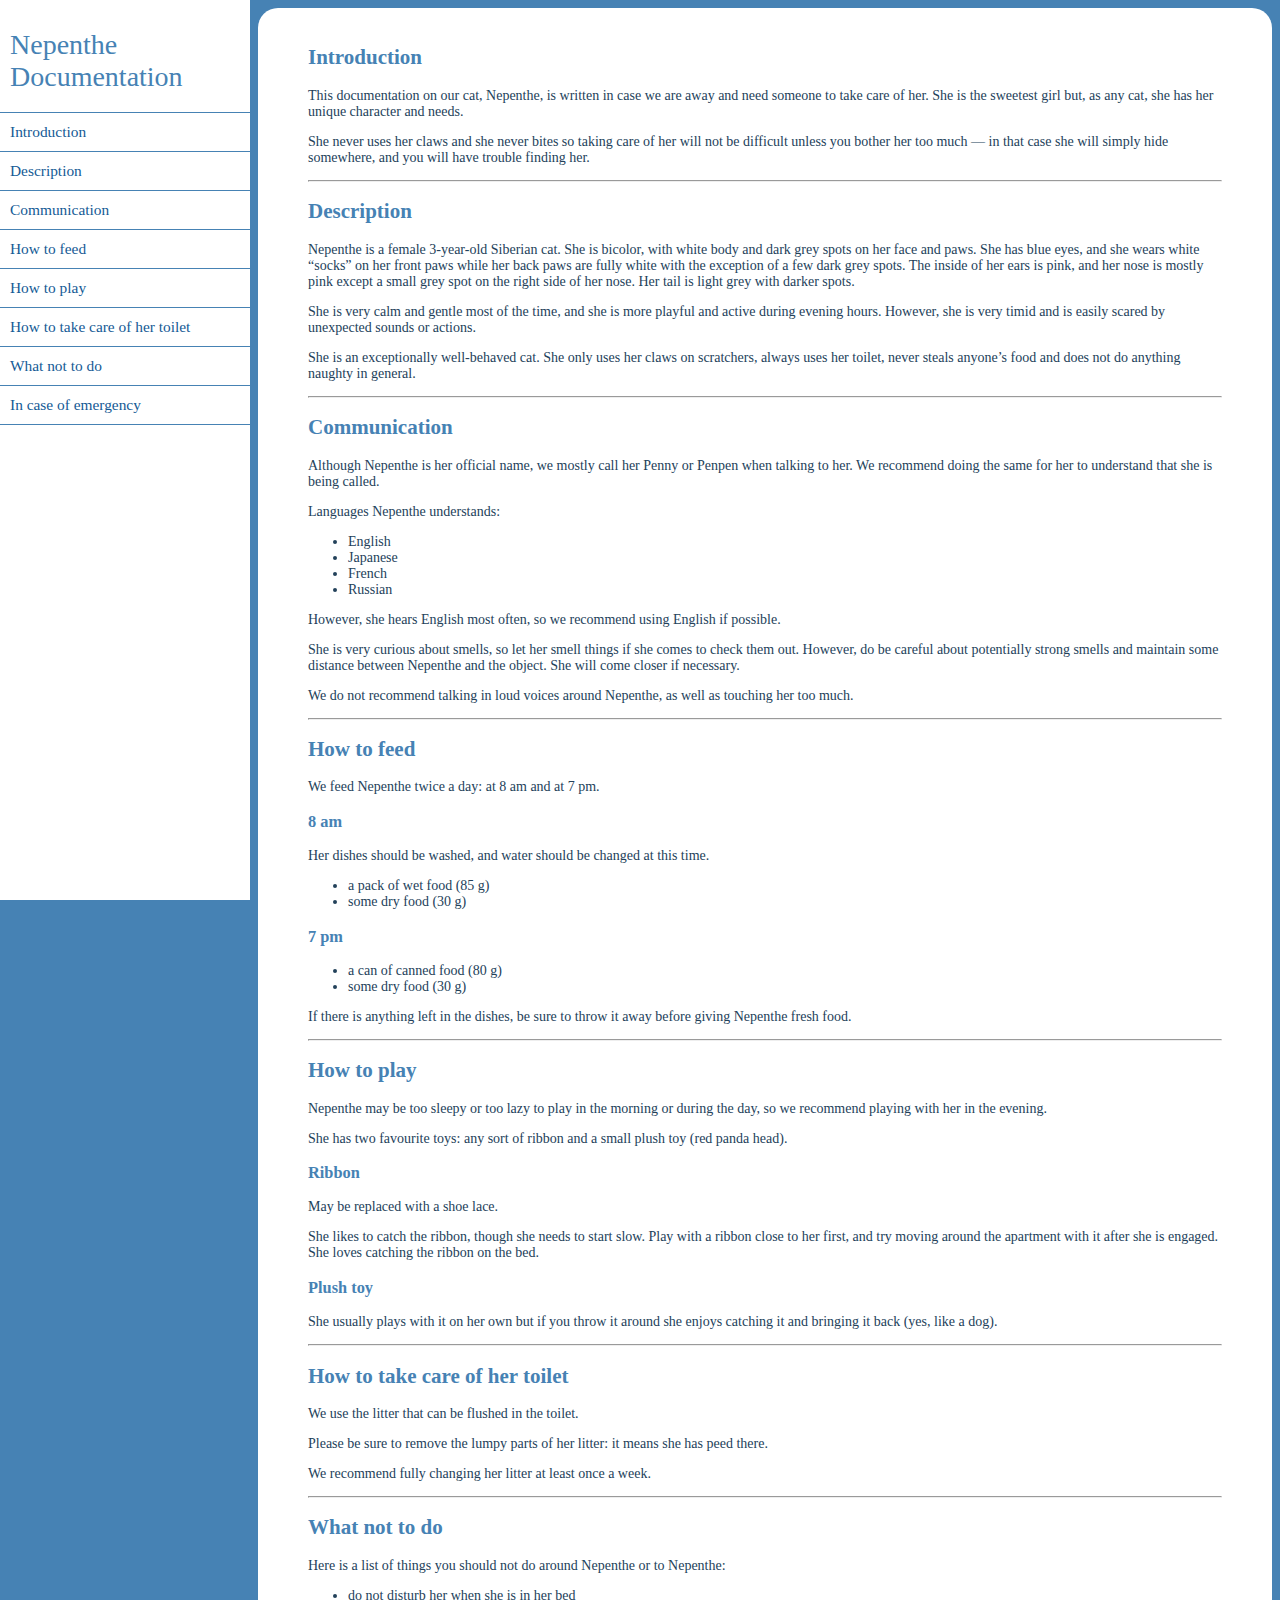
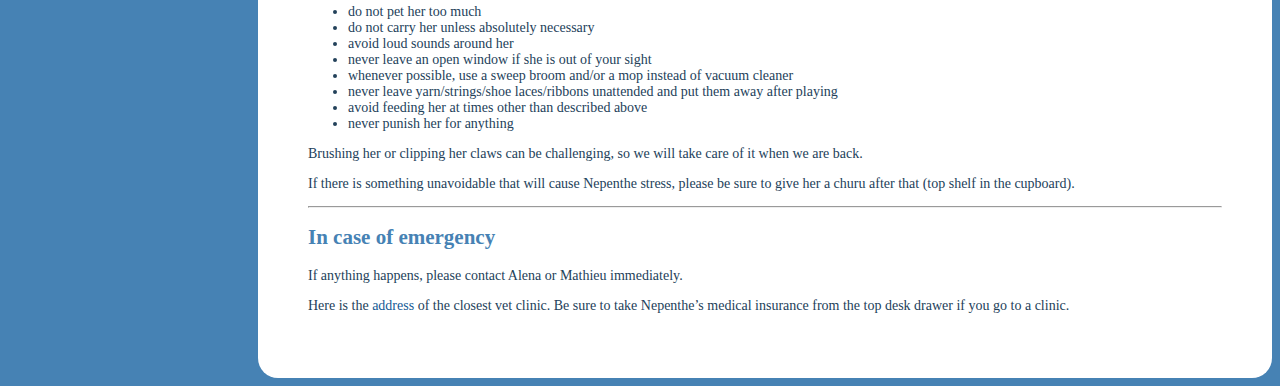
<file: nepenthe-documentation/index.html>
<!DOCTYPE html>
<html lang="en">
<head>
  <meta charset="utf-8">
  <meta name="viewport" content="width=device-width, initial-scale=1.0">
  <link rel="stylesheet" href="styles.css">
  <title>Nepenthe Documentation</title>
</head>
<body>
<nav class="menu" id="navbar">
  <header class="nepenthe-documentation"><h1>Nepenthe Documentation<h1></header>
  <ul class="no-dots menu">
    <li class="menu-link"><a  href="#Introduction" class="nav-link">Introduction</a></li>
    <li class="menu-link"><a href="#Description" class="nav-link">Description</a></li>
    <li class="menu-link"><a href="#Communication" class="nav-link">Communication</a></li>
    <li class="menu-link"><a  href="#How_to_feed" class="nav-link">How to feed</a></li>
    <li class="menu-link"><a  href="#How_to_play" class="nav-link">How to play</a></li>
    <li class="menu-link"><a href="#How_to_take_care_of_her_toilet" class="nav-link">How to take care of her toilet</a></li>
    <li class="menu-link"><a href="#What_not_to_do" class="nav-link">What not to do</a></li>
    <li class="menu-link"><a  href="#In_case_of_emergency" class="nav-link">In case of emergency</a></li>
  </ul>
</nav>
<main class="main-doc" id="main-doc">
<section class="main-section" id="Introduction">
  <header><h2>Introduction</h2></header>
  <p>This documentation on our cat, Nepenthe, is written in case we are away and need someone to take care of her. She is the sweetest girl but, as any cat, she has her unique character and needs.</p>
  <p>She never uses her claws and she never bites so taking care of her will not be difficult unless you bother her too much — in that case she will simply hide somewhere, and you will have trouble finding her.</p>
</section>
<hr>
<section class="main-section" id="Description">
  <header><h2>Description</h2></header>
  <p>Nepenthe is a female 3-year-old Siberian cat. She is bicolor, with white body and dark grey spots on her face and paws. She has blue eyes, and she wears white “socks” on her front paws while her back paws are fully white with the exception of a few dark grey spots. The inside of her ears is pink, and her nose is mostly pink except a small grey spot on the right side of her nose. Her tail is light grey with darker spots.</p>
  <p>She is very calm and gentle most of the time, and she is more playful and active during evening hours. However, she is very timid and is easily scared by unexpected sounds or actions.</p>
  <p>She is an exceptionally well-behaved cat. She only uses her claws on scratchers, always uses her toilet, never steals anyone’s food and does not do anything naughty in general.</p>
</section>
<hr>
<section class="main-section" id="Communication">
  <header><h2>Communication</h2></header>
  <p>Although Nepenthe is her official name, we mostly call her <code>Penny</code> or <code>Penpen</code> when talking to her. We recommend doing the same for her to understand that she is being called.</p>
  <span>Languages Nepenthe understands:</span>
  <ul>
    <li>English</li>
    <li>Japanese</li>
    <li>French</li>
    <li>Russian</li>
  </ul>
  <p>However, she hears English most often, so we recommend using English if possible.</p>
  <p>She is very curious about smells, so let her smell things if she comes to check them out. However, do be careful about potentially strong smells and maintain some distance between Nepenthe and the object. She will come closer if necessary.</p>
  <p>We do not recommend talking in loud voices around Nepenthe, as well as touching her too much.</p>
</section>
<hr>
<section class="main-section" id="How_to_feed">
  <header><h2>How to feed</h2></header>
  <p>We feed Nepenthe twice a day: at 8 am and at 7 pm.</p>
  <h3>8 am</h3>
  <p>Her dishes should be washed, and water should be changed at this time.</p>
  <ul>
    <li>a pack of wet food (85 g)</li>
    <li>some dry food (30 g)</li>
  </ul>
  <h3>7 pm</h3>
  <ul>
    <li>a can of canned food (80 g)</li>
    <li>some dry food (30 g)</li>
  </ul>
  <p>If there is anything left in the dishes, be sure to throw it away before giving Nepenthe fresh food.</p>
</section>
<hr>
<section class="main-section" id="How_to_play">
  <header><h2>How to play</h2></header>
  <p>Nepenthe may be too sleepy or too lazy to play in the morning or during the day, so we recommend playing with her in the evening.</p>
  <p>She has two favourite toys: any sort of ribbon and a small plush toy (red panda head). </p>
  <h3>Ribbon</h3>
  <p>May be replaced with a shoe lace.</p>
  <p>She likes to catch the ribbon, though she needs to start slow. Play with a ribbon close to her first, and try moving around the apartment with it after she is engaged. She loves catching the ribbon on the bed.</p>
  <h3>Plush toy</h3>
  <p>She usually plays with it on her own but if you throw it around she enjoys catching it and bringing it back (yes, like a dog).</p>
</section>
<hr>
<section class="main-section" id="How_to_take_care_of_her_toilet">
  <header><h2>How to take care of her toilet</h2></header>
  <p>We use the litter that can be flushed in the toilet.</p>
  <p>Please be sure to remove the lumpy parts of her litter: it means she has peed there.</p>
  <p>We recommend fully changing her litter at least once a week.</p>
</section>
<hr>
<section class="main-section" id="What_not_to_do">
  <header><h2>What not to do</h2></header>
  <span>Here is a list of things you should not do around Nepenthe or to Nepenthe:</span>
  <ul>
    <li>do not disturb her when she is in her bed</li>
    <li>do not pet her too much</li>
    <li>do not carry her unless absolutely necessary</li>
    <li>avoid loud sounds around her</li>
    <li>never leave an open window if she is out of your sight</li>
    <li>whenever possible, use a sweep broom and/or a mop instead of vacuum cleaner</li>
    <li>never leave yarn/strings/shoe laces/ribbons unattended and put them away after playing</li>
    <li>avoid feeding her at times other than described above</li>
    <li><code>never</code> punish her for anything</li>
  </ul>
  <p>Brushing her or clipping her claws can be challenging, so we will take care of it when we are back.</p>
  <p>If there is something unavoidable that will cause Nepenthe stress, please be sure to give her a <code>churu</code> after that (top shelf in the cupboard).</p>
</section>
<hr>
<section class="main-section" id="In_case_of_emergency">
  <header><h2>In case of emergency</h2></header>
  <p>If anything happens, please contact Alena or Mathieu immediately.</p>
  <p>Here is the <a href="">address</a> of the closest <code>vet clinic</code>. Be sure to take Nepenthe’s medical insurance from the top desk drawer if you go to a clinic.</p>
</section>
</main>
</body>
</html>
</file>
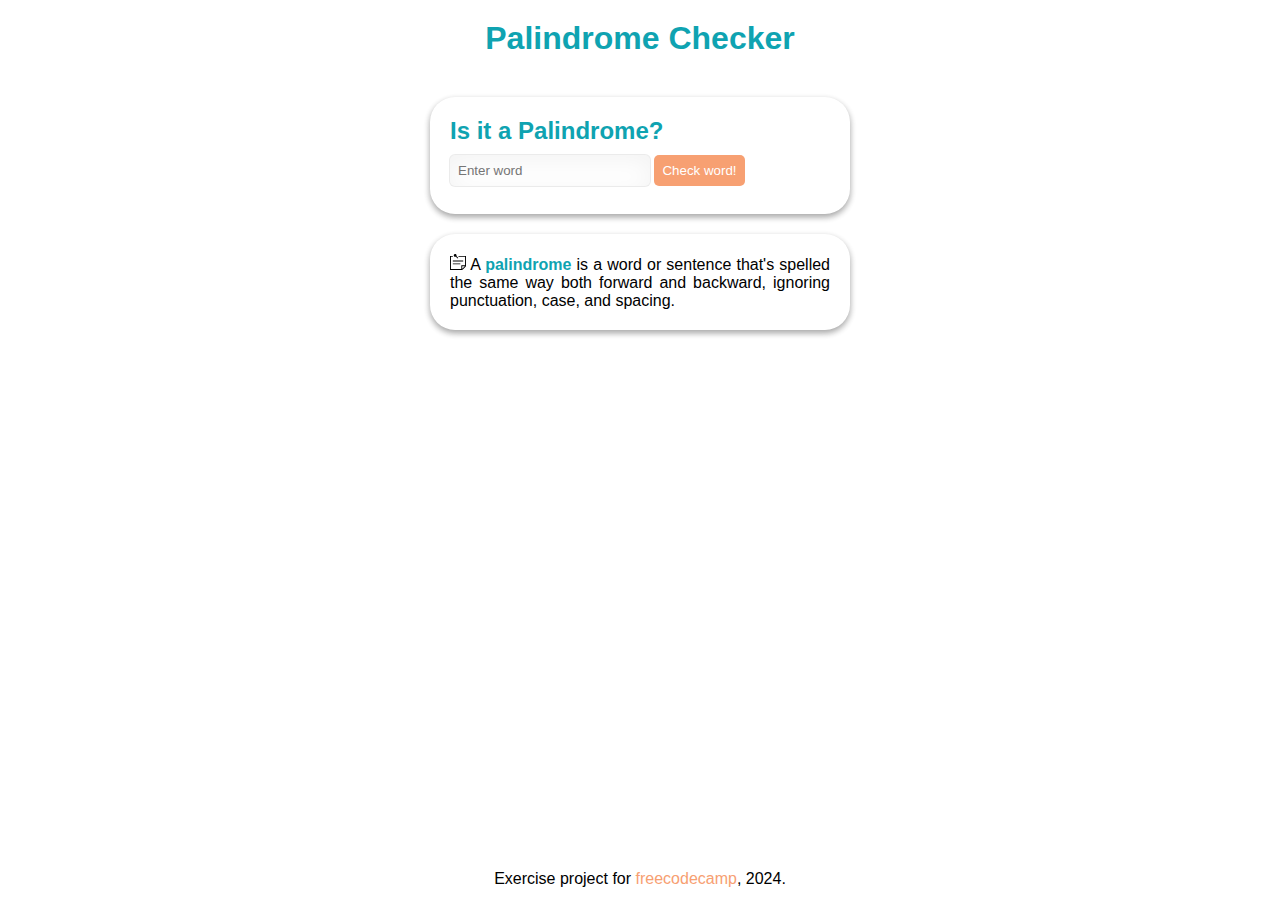
<file: palindrome-checker/index.html>
<!DOCTYPE html>
<html lang="en">
<head>
    <meta charset="utf-8" />
    <meta name="viewport" content="width=device-width, initial-scale=1.0" />
    <title>Palindrome Checker</title>
    <link rel="stylesheet" href="styles.css" />
</head>
<body>
  <header><h1>Palindrome Checker</h1></header>
  <main>
    <div class="main-container">
      <div class="inner-container" id="app-area">
        <div>
          <label for="text-input"><h2>Is it a Palindrome?</h2></label>
          <input
          type="text"
          id="text-input"
          placeholder="Enter word"
          required
          />
          <button id="check-btn" type="button">Check word!</button>
        </div>
        <div id="result" class="hide"></div>
      </div>
      <div class="inner-container" id="note-area">
        <p><img src="images/note-light-svgrepo-com.svg" width="16px" height="16px"> A <span class="emphasized-text">palindrome</span> is a word or sentence that's spelled the same way both forward and backward, ignoring punctuation, case, and spacing.</p>
      </div>
      </div>
  </main>
  <footer><p>Exercise project for <a href="https://www.freecodecamp.org/" target="_blank">freecodecamp</a>, 2024.</p></footer>
  <script src="script.js"></script>
</body>
</html>
</file>
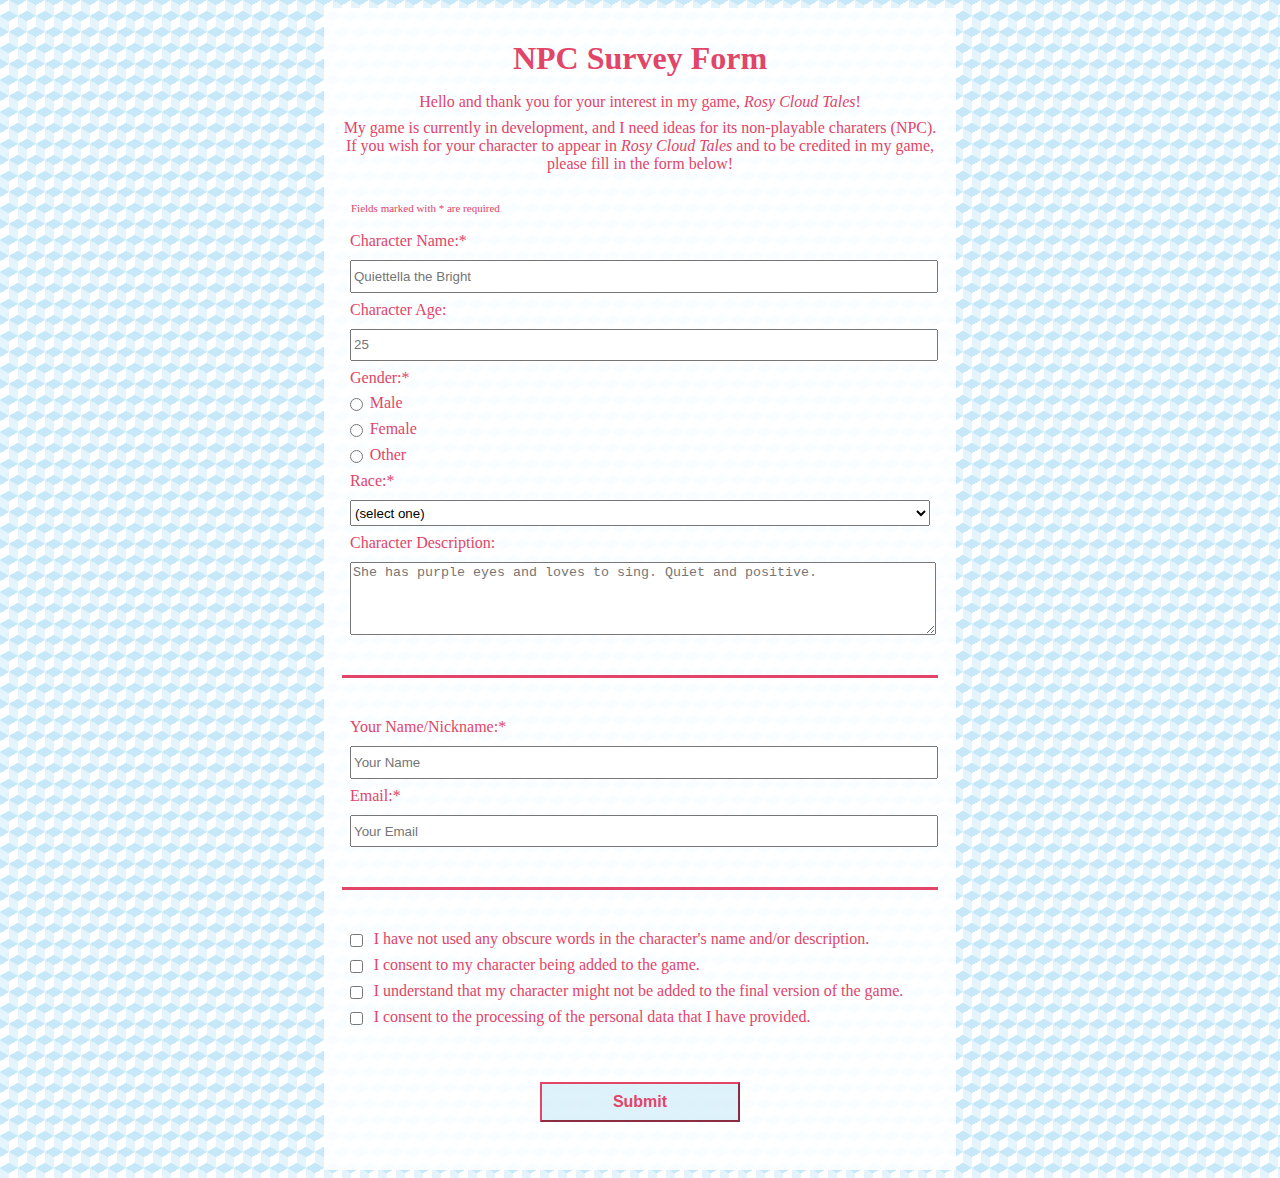
<file: survey-form/index.html>
<!DOCTYPE html>
<html lang=en>
  <head>
    <title>NPC Survey Form</title>
    <meta charset="utf-8">
    <link rel="stylesheet" href="styles.css">
  </head>
  <body>
    <div class="survey-description">
    <h1 id="title">NPC Survey Form</h1>
    <p id="description">Hello and thank you for your interest in my game, <em>Rosy Cloud Tales</em>!</p>
    <p id="description">My game is currently in development, and I need ideas for its non-playable charaters (NPC). If you wish for your character to appear in <em>Rosy Cloud Tales</em> and to be credited in my game, please fill in the form below!</p>
    </div>
    <form id="survey-form" method="post" action="https://register-demo.freecodecamp.org">
      <p class="fields">Fields marked with * are required</p>
      <fieldset>
        <label for="character-name" id="character-name-label">Character Name:*<input id="character-name" placeholder="Quiettella the Bright" required /></label>
        <label id="number-label" for="number">Character Age:<input id="number" type="number" min="10" max="250" placeholder="25" value="number" /></label>
        <p class="gender-p">Gender:*</p>
         <label for="gender-male" id="gender-male-label"><input name="gender" id="gender-male" type="radio" value="male" class="inline" />Male</label>
         <label for="gender-female" id="gender-female-label"><input name="gender" id="gender-female" type="radio" value="female" class="inline" />Female</label>
         <label for="gender-other" id="gender-other-label"><input name="gender" id="gender-other" type="radio" value="other" class="inline" />Other</label>
         <label for="dropdown" id="race-label">Race:*
           <select id="dropdown" required>
              <option value="">(select one)</option>
            <option value="1">Human</option>
            <option value="2">Elf</option>
            <option value="3">Dwarf</option>
            <option value="4">Mermaid</option>
           </select>
           </label>
           <label for="character-description" id="character-description-label">Character Description:
             <textarea id="character-description" placeholder="She has purple eyes and loves to sing. Quiet and positive."></textarea>
           </label>
      </fieldset>
      <fieldset>
        <label for="name" id="name-label">Your Name/Nickname:*<input required id="name" placeholder="Your Name" /></label>
        <label for="email" id="email-label">Email:*<input required id="email" type="email" placeholder="Your Email" /></label>
      </fieldset>
      <fieldset>
        <label for="no-obscure-words" id="no-obscure-words-label"><input id="no-obscure-words" type="checkbox" value="A" class="inline" required /> I have not used any obscure words in the character's name and/or description.</label>
         <label for="character-usage-consent" id="character-usage-consent-label"><input id="character-usage-consent" type="checkbox" value="B" class="inline" required /> I consent to my character being added to the game.</label>
        <label for="character-usage" id="character-usage-label"><input id="character-usage" type="checkbox" value="C" class="inline" required /> I understand that my character might not be added to the final version of the game.</label>
        <label for="personal-data" id="personal-data-label"><input id="personal-data" type="checkbox" value="D" class="inline" required /> I consent to the processing of the personal data that I have provided.</label>
      </fieldset>
      <input type="submit" id="submit" />
    </form>
  </body>
</html>
</file>
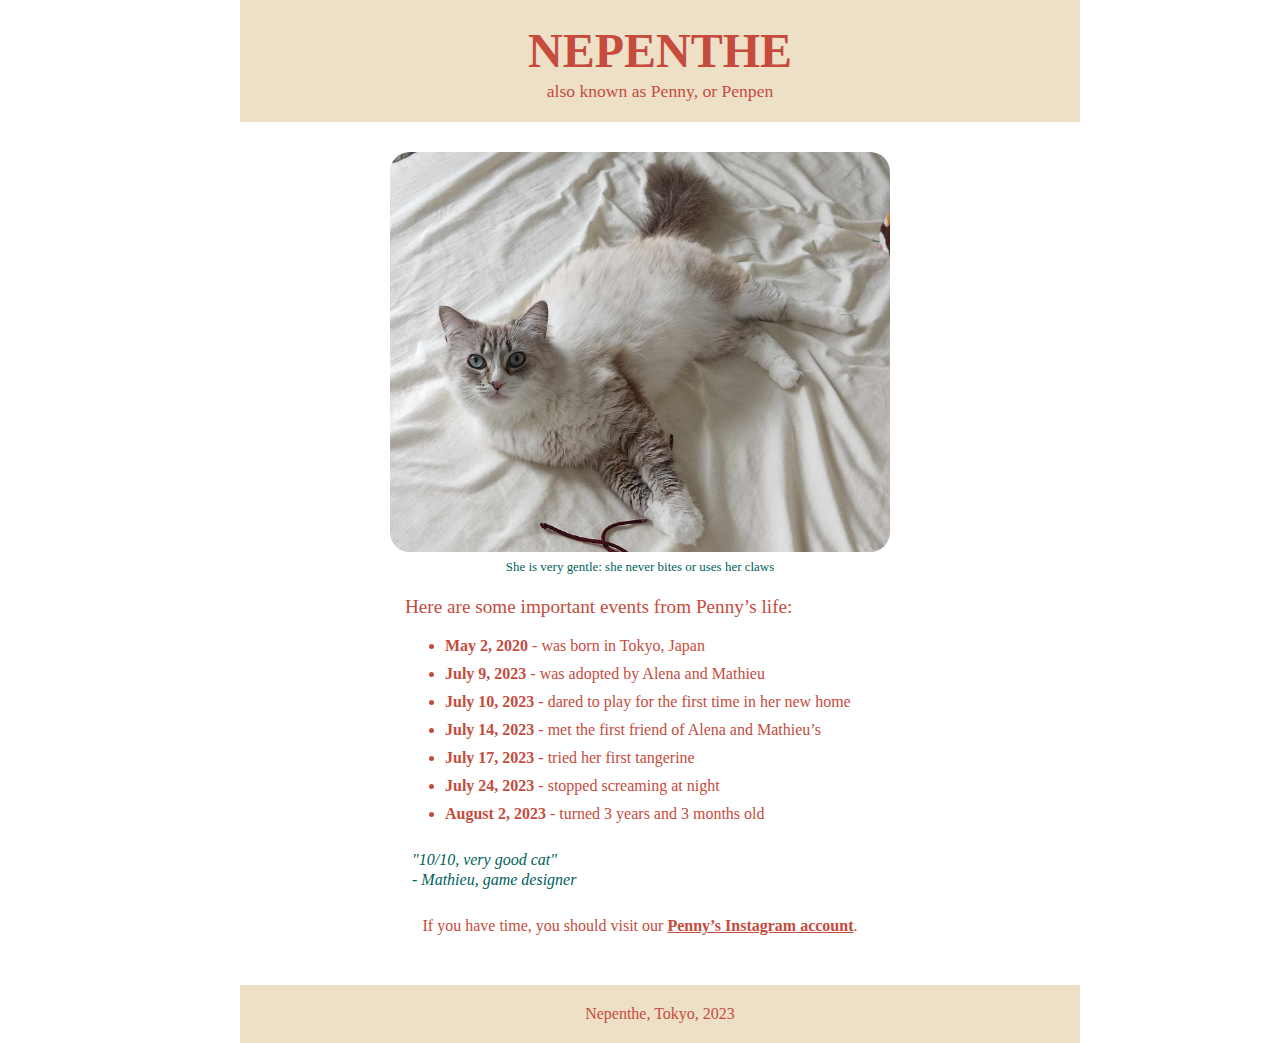
<file: tribute-page/index.html>
<!DOCTYPE html>
<html lang="en">
  <head>
    <meta charset="utf-8">
    <meta name="viewport" content="width=device-width, initial-scale=1.0">
    <meta name="decription" content="Nepenthe cute Siberian cat">
    <title>Nepenthe</title>
    <link rel="stylesheet" href="styles.css">
  </head>
  <body>
    <div class="content">
      <header><h1 id="title">NEPENTHE</h1>
      <p id="sub-header">also known as Penny, or Penpen</p></header>
      <main id="main">
      <div id="img-div"><img id="image" src="nepenthe.jfif" alt="cute Siberian cat" style="width: 500px; height: 400px; object-fit: cover">
      <div id="img-caption"><p id="img-caption">She is very gentle: she never bites or uses her claws</p></div></div>
        <div id="tribute-info">
        <p class="imp-events">Here are some important events from Penny’s life:</p>
        <ul class="list">
          <li><b>May 2, 2020</b> - was born in Tokyo, Japan</li>
         <li><b>July 9, 2023</b> - was adopted by Alena and Mathieu</li>
         <li><b>July 10, 2023</b> - dared to play for the first time in her new home</li>
         <li><b>July 14, 2023</b> - met the first friend of Alena and Mathieu’s</li>
         <li><b>July 17, 2023</b> - tried her first tangerine</li>
         <li><b>July 24, 2023</b> - stopped screaming at night</li>
         <li><b>August 2, 2023</b> - turned 3 years and 3 months old</li>
        </ul>
        </div>
        <div class="additional-info">
    <p id="quote">"10/10, very good cat"
    </p>
    <p id="quote-author">- Mathieu, game designer</p></div><div class="instagram">
    <p id="instagram">If you have time, you should visit our <b><a id="tribute-link" href="" target="_blank">Penny’s Instagram account</a></b>.<p>
      </div>
      </main>
    </div>
  </body>
  <footer class="content">
    <p id="footer-text">Nepenthe, Tokyo, 2023</p>
  </footer>
</html>
</file>
<file: nepenthe-documentation/styles.css>
body, html {
    scroll-padding-top: 15px;
    }

html {
  background-color: #4682B4;
  box-sizing: border-box;
  font-family: tahoma;
  font-size: 14px;
  color: #23415A;
}

#main-doc {
  background-color: #ffffff;
}


header.nepenthe-documentation {
  padding-top: 10px;
  padding-left: 10px;
}

ul.no-dots {
  list-style-type: none;
  padding: 0;
}

nav.menu {
  background-color: #ffffff;
  position: fixed;
  left: 0;
  top: 0;
  height: 100%;
  width: 250px;
  z-index: 2;
}

li.menu-link {
  border-bottom: 1px solid;
  border-color: #4682B4;
  position: relative;
  padding: 10px;
  font-size: 1.1rem;
}

li.menu-link:first-of-type {
  border-top: 1px solid;
  border-color: #4682B4;
}

a {
  text-decoration: none;
  color: #145A95;
}

a:hover {
  color: #B44655;
}

a.nav-link:hover {
  padding-left: 10px;
}

main {
  margin-left: 250px;
  padding: 50px;
  padding-top: 20px;
  margin-top: 5px;
  z-index: 1;
  border-radius: 20px;
}

h1, h2, h3 {
  color: #4682B4;
}

h1 {
  font-weight: normal;
  font-size: 2rem;
}

h2 {
  font-size: 1.5rem;
  font-weight: bold;
}

code {
  font-family: tahoma;
  font-size: 1rem;
}

@media (max-width: 850px) and (min-width: 400px) {
body, html {
  scroll-padding-top: 155px;
}

  nav.menu {
  width: 100%;
  height: 150px;
  top: 0;
  text-align: center;
  background-color: #4682B4;
}

header.nepenthe-documentation {
  padding-top: 0;
  padding-left: 0;
}

h1 {
  font-size: 1.5rem;
  color: white;
}

li.menu-link {
  border-bottom: none;
  display: inline-flex;
  flex-wrap: wrap;
  justify-content: center;
  padding: 5px;
  font-size: 1rem;
}

li.menu-link:first-of-type {
  border-top: none;
}

a.nav-link {
  color: white;
}

a.nav-link:hover {
  padding-left: 0;
  color: #B44655;
}

  main {
    position: static;
    margin: 150px auto 50px;
    width: 90%;
  }

}

@media (max-width: 400px) {
  body, html {
    scroll-padding-top: 155px;
    }

  nav.menu {
  width: 100%;
  height: 150px;
  top: 0;
  text-align: center;
  background-color: #4682B4;
  overflow: hidden;
}

header.nepenthe-documentation {
  padding-top: 0;
  padding-left: 0;
}

h1 {
  font-size: 1.5rem;
  color: white;
}

li.menu-link {
  border-bottom: none;
  display: inline-flex;
  flex-wrap: wrap;
  justify-content: center;
  padding: 5px;
  font-size: 1rem;
}

li.menu-link:first-of-type {
  border-top: none;
}

a.nav-link {
  color: white;
}

a.nav-link:hover {
  padding-left: 0;
  color: #B44655;
}

  main {
    position: static;
    margin: 150px auto 50px;
    width: 90%;
  }

}
</file>
<file: palindrome-checker/styles.css>
:root {
  /*colors*/
  --primary-color: #FFFFFF;
  --font-color: #000000;
  --font-accent-color: #0FA3B1;
  --accent-color-1: #F7A072;
  --accent-color-2: #EDDEA4;

  /*fonts*/
  --root-font-size: 16px;
  font-size: var(--root-font-size);
  font-family: Optima, Segoe, "Segoe UI", Candara, Calibri, Arial, sans-serif;
  color: var(--font-color);
}

*,
::before,
::after {
  padding: 0;
  margin: 0;
  box-sizing: border-box;
}

body {
  min-height: 100vh;
  display: flex;
  flex-direction: column;
}

body, header, footer, .inner-container {
  background-color: var(--primary-color);
}

h1 {
  font-size: 2em;
  color: var(--font-accent-color);
}

h2 {
  color: var(--font-accent-color);
  margin-bottom: 5px;
  font-size: 1.5em;
}

a {
    color: var(--accent-color-1);
    text-decoration: none;
}

a:hover {
    color: var(--accent-color-2);
}

.main-container {
    width: 500px;
    margin: 20px auto;
    padding: 0 20px;
    text-align: justify;
}

.inner-container {
  margin: 20px;
  border-radius: 25px;
  box-shadow: rgba(0, 0, 0, 0.16) 0px 3px 6px, rgba(0, 0, 0, 0.23) 0px 3px 6px;
  padding: 20px;
}

footer {
  width: 100%;
  height: 50px;
  margin-top: auto;
  }

header, footer {
  text-align: center;
  padding: 20px;
}

#text-input, #check-btn {
  margin: 5px 0 8px;
  padding: 8px;
}

#text-input {
  width: 200px;
  border-style: none;
  border-radius: 5px;
  box-shadow: inset rgba(0, 0, 0, 0.05) 0px 6px 24px 0px, rgba(0, 0, 0, 0.08) 0px 0px 0px 1px;

}

#check-btn {
  background-color: var(--accent-color-1);
  border-radius: 5px;
  border-style: none;
  color: var(--primary-color);
  cursor: pointer;
  text-align: center;
  text-decoration: none;
}

#check-btn:hover {
  background-color: var(--font-accent-color);
}

.emphasized-text {
  color: var(--font-accent-color);
  font-weight: 600;
}

.hide {
  display: none;
}

@media (max-width: 500px) {
  :root {
    font-size: 12px;
  }

  .main-container {
    width: 300px;
    margin: 10px auto;
    padding: 0 10px;
}

#text-input, #check-btn {
  display: block;
  margin: 5px auto 5px;
}
}
</file>
<file: survey-form/styles.css>
body {
background-color: #ffffff;
opacity: 1;
background-image:  linear-gradient(30deg, #c7e8f8 12%, transparent 12.5%, transparent 87%, #c7e8f8 87.5%, #c7e8f8), linear-gradient(150deg, #c7e8f8 12%, transparent 12.5%, transparent 87%, #c7e8f8 87.5%, #c7e8f8), linear-gradient(30deg, #c7e8f8 12%, transparent 12.5%, transparent 87%, #c7e8f8 87.5%, #c7e8f8), linear-gradient(150deg, #c7e8f8 12%, transparent 12.5%, transparent 87%, #c7e8f8 87.5%, #c7e8f8), linear-gradient(60deg, #c7e8f877 25%, transparent 25.5%, transparent 75%, #c7e8f877 75%, #c7e8f877), linear-gradient(60deg, #c7e8f877 25%, transparent 25.5%, transparent 75%, #c7e8f877 75%, #c7e8f877);
background-size: 18px 32px;
background-position: 0 0, 0 0, 9px 16px, 9px 16px, 0 0, 9px 16px;
  color: #e14567;
  font-family: Tahoma;
  font-size: 16px;
}

div {
  margin: 0 auto;
  padding: 1em;
}

.fields {
  font-size: 11px;
  margin-top: -1em;
  margin-bottom: -2em;
  margin-left: 1em;
}

.gender-p {
  margin-left: 0.5em;
  margin-top: -0.05em;
  margin-bottom: -0.05em;
}

.survey-description, form {
  width: 70vw;
  max-width: 600px;
  min-width: 400px;
  margin: 0 auto;
  background-color: rgba(255, 255, 255, 0.9);
}

h1,p#description {
  margin: 0.5em auto;
  text-align: center;
}

form {
  padding: 1em;
  padding-bottom: 2em;
}

fieldset {
  border: none;
  padding: 2rem 0;
  border-bottom: 3px solid;
}

fieldset:last-of-type {
  border-bottom: none;
}

label {
  display: block;
  margin: 0.5rem;
}

input, textarea, select {
  margin: 10px 0 0 0;
  width: 100%;
  min-height: 2em;
}

textarea {
  height: 5em;
  display: block;
}

.inline {
  width: unset;
  min-height: unset;
  margin: 0 0.5em 0 0;
  vertical-align: middle;
}

input[type="submit"] {
  display: block;
  width: 30%;
  min-width: 200px;
  height: 2.5em;
  margin: 1em auto;
  background-color: #c7e8f890;
  color: #e14567;
  border-color: #e14567;
  font-size: 16px;
  font-weight: bold;
}
</file>
<file: tribute-page/styles.css>
* {
  font-size: 16px;
  font-family: georgia;
  color: #c54c3d;
}

body {
  width: 100%;
  max-width: 800px;
  margin: 0 auto;
}

header, footer {
  width: 100%;
  background-color: #eee0c7;
  text-align: center;
  margin: 0 0;
  border: 0;
  padding: 20px;
}

h1 {
  font-size: 3rem;
  font-family: impact;
  padding: 0;
  margin: 3px;
}

#sub-header {
  padding: 0;
  margin: 0;
  font-size: 1.1rem;
  font-family: tahoma;
}

img {
  display: block;
  margin: 30px auto 5px;
  border-radius: 20px;
  max-width: 100%;
}

#img-caption {
  text-align: center;
  font-size: 0.9em;
  padding: 1px;
  margin: 0;
  color: #005f5c;
}

.imp-events {
  font-size: 1.2rem;
}

a:hover {
  color: #005f5c;
}

#main {
  width: 500px;
  margin: 30px auto 50px;
}

#quote-author, #quote {
  color: #005f5c;
  font-style: italic;
  margin: 2px;
}

#tribute-info {
  margin-left: 15px;

}

li {
  margin-bottom: 10px;
}

.additional-info {
  padding: 10px;
  margin-left: 10px;
}

#instagram {
  text-align: center;
}

#footer-text {
  padding: 0;
  margin: 0;
}
</file>
